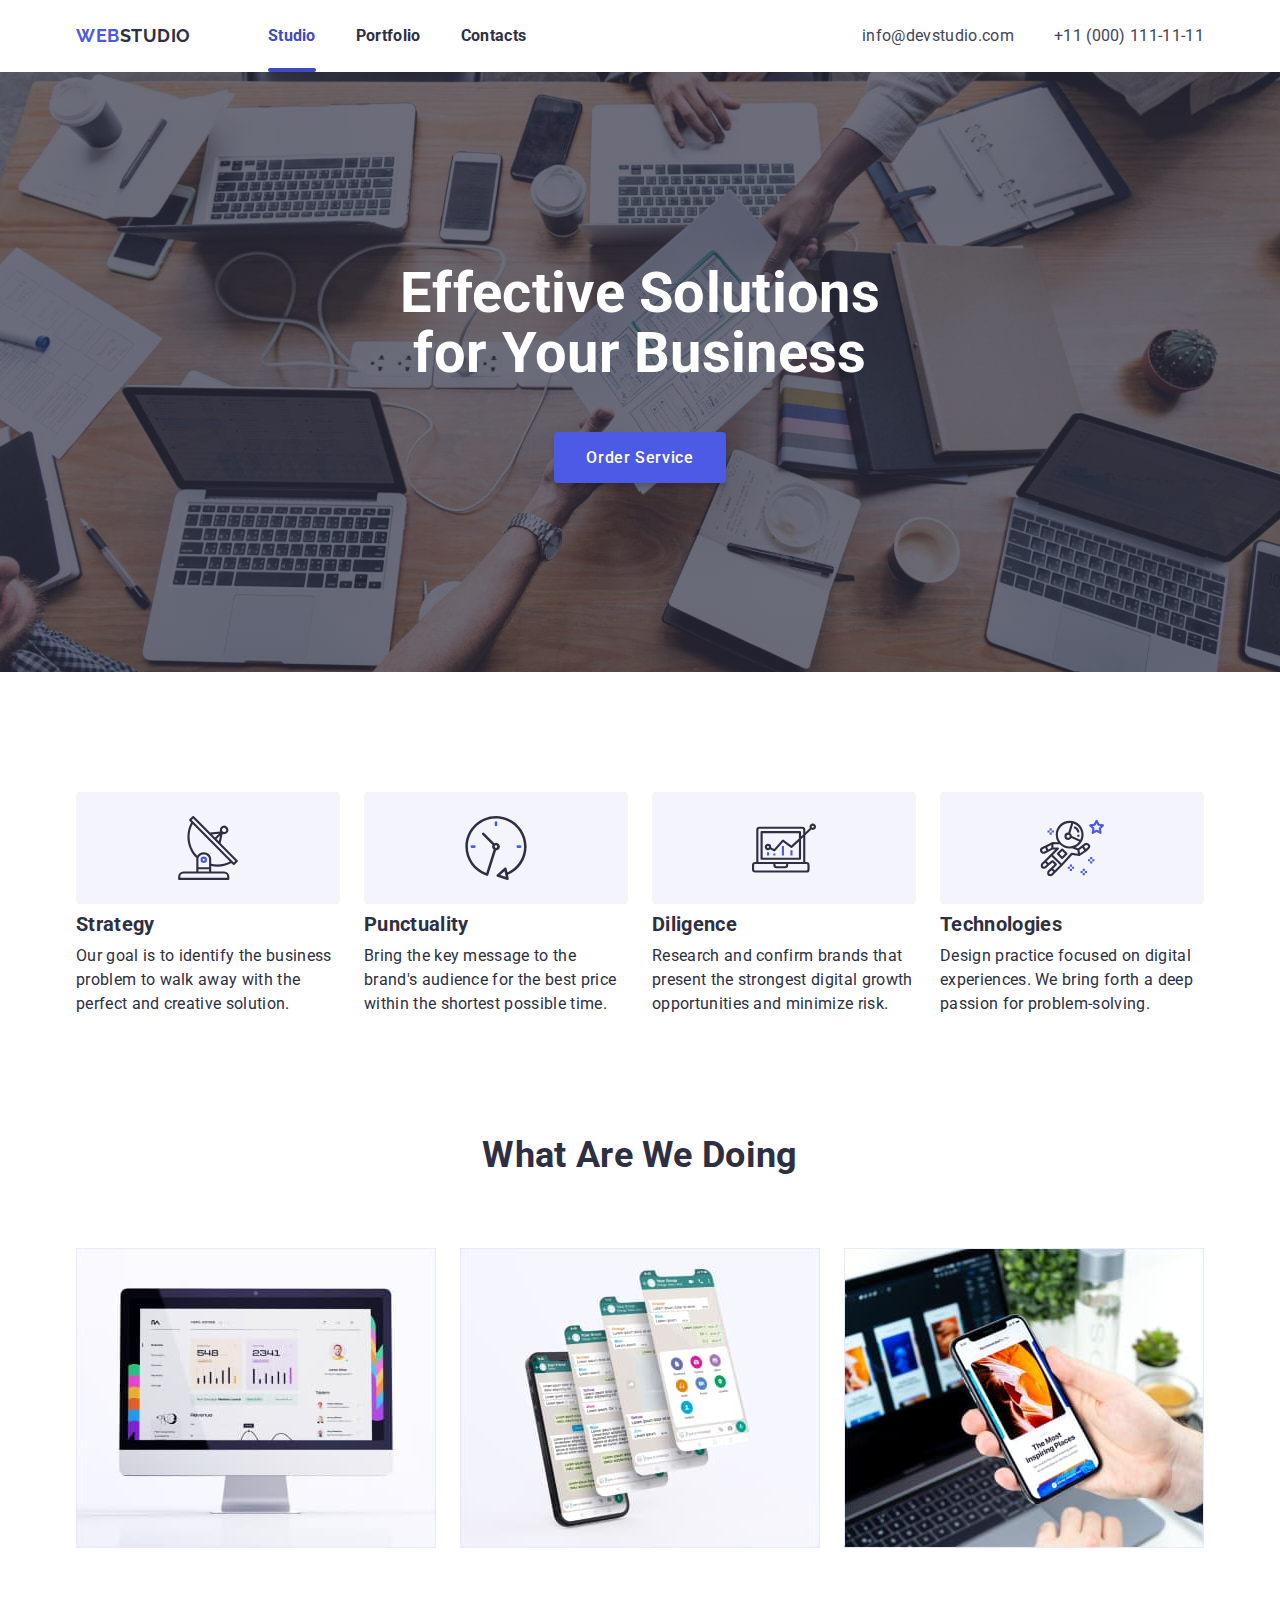
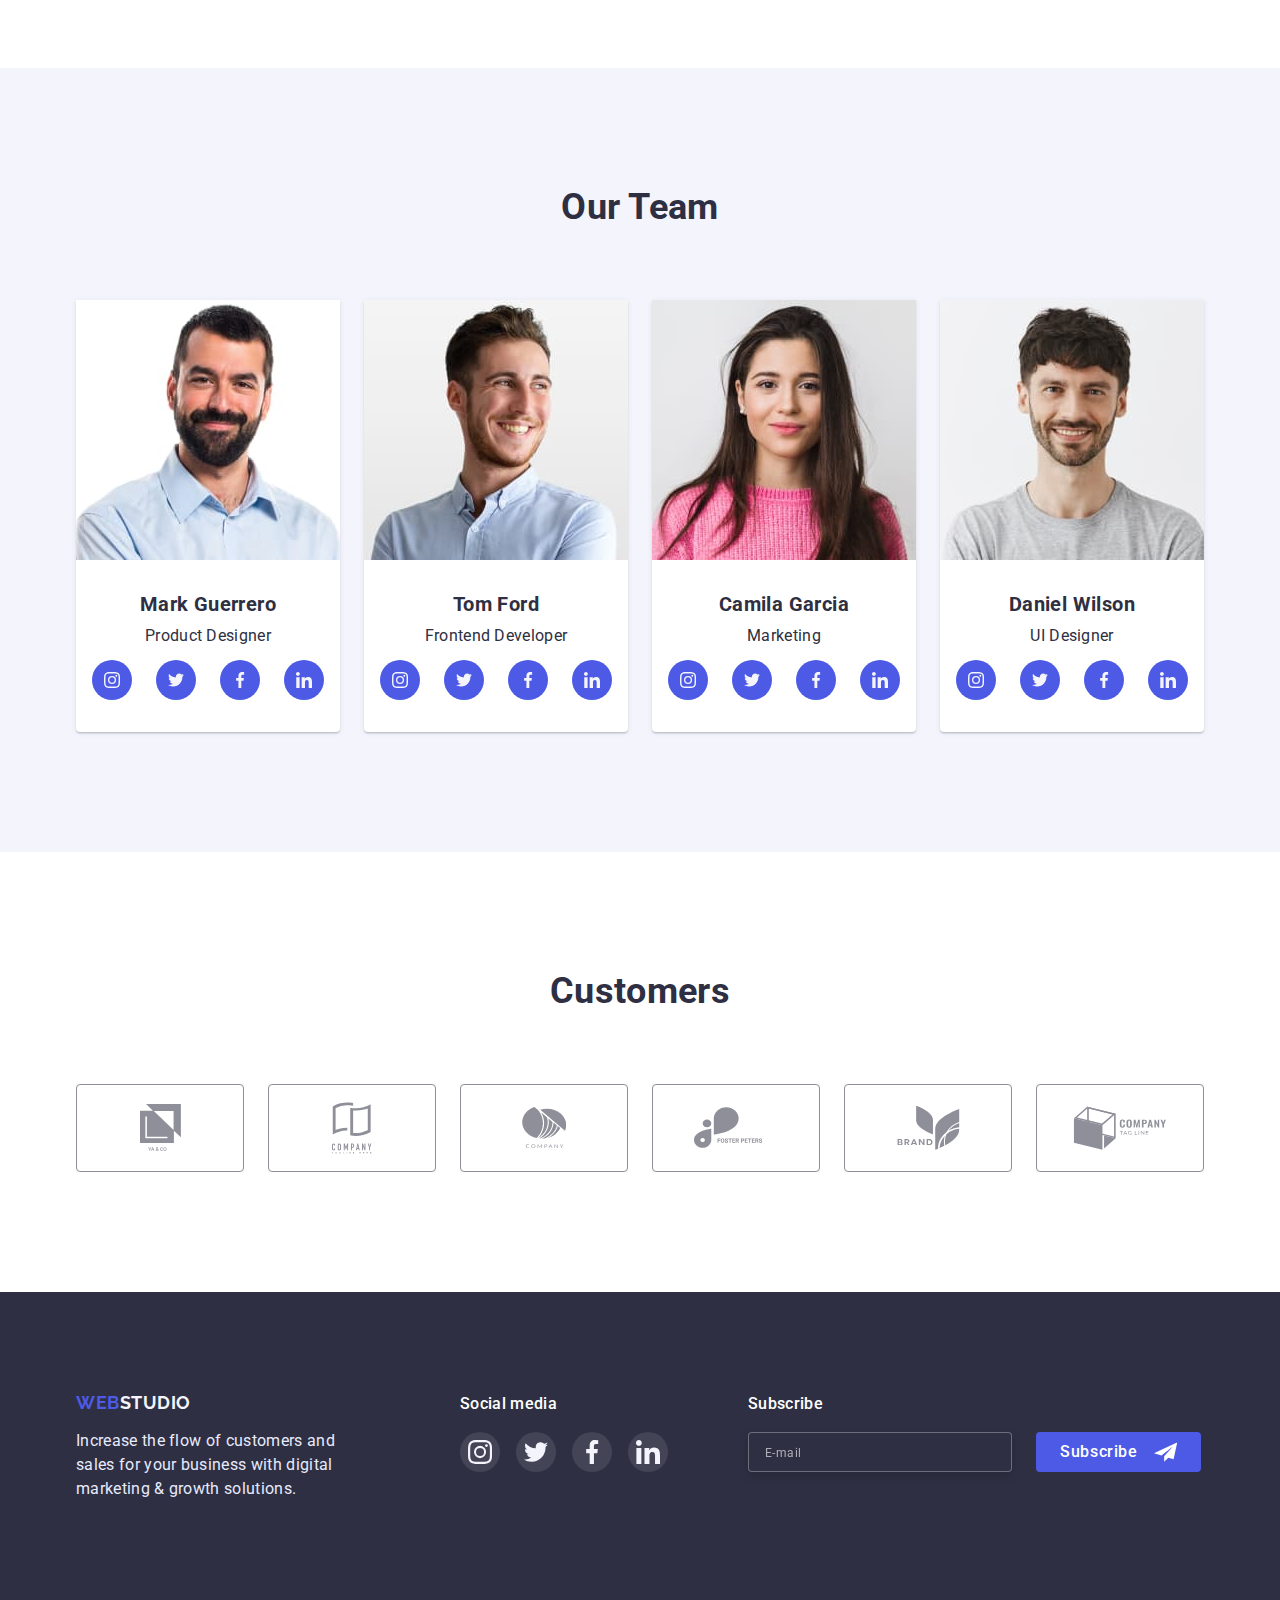
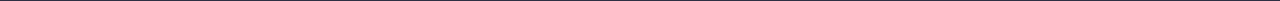
<file: index.html>
<!DOCTYPE html>
<html lang="en">
  <head>
    <meta charset="UTF-8" />
    <meta http-equiv="X-UA-Compatible" content="IE=edge" />
    <meta name="viewport" content="width=device-width, initial-scale=1.0" />
    <title>Document</title>

    <style>
      @import url('https://fonts.googleapis.com/css2?family=Raleway:wght@700&family=Roboto:wght@400;500;700;900&display=swap');
    </style>
    <link
      rel="stylesheet"
      href="https://cdnjs.cloudflare.com/ajax/libs/modern-normalize/1.0.0/modern-normalize.min.css"
    />

    <link rel="stylesheet" href="./css/style.css" />
  </head>
  <body>
    <header class="page-header">
      <div class="container main-nav">
        <nav class="main-nav">
          <a href="./index.html" class="logo"><span class="logo-web">Web</span>Studio</a>
          <ul class="site-nav list">
            <li class="item"><a href="./index.html" class="link current">Studio</a></li>
            <li class="item"><a href="./portfolio.html" class="link">Portfolio</a></li>
            <li class="item"><a href="" class="link">Contacts</a></li>
          </ul>
        </nav>
        <ul class="mail-tel list">
          <li class="item">
            <a href="mailto:info@devstudio.com" class="mail">info@devstudio.com</a>
          </li>
          <li class="item"><a href="tel:+110001111111" class="tel">+11 (000) 111-11-11</a></li>
        </ul>
      </div>
    </header>

    <main>
      <!-- Hero -->

      <section class="hero">
        <div class="container">
          <h1 class="hero-title">Effective Solutions for Your Business</h1>
          <button type="button" class="button" data-modal-open>Order Service</button>
        </div>
      </section>

      <!-- Benefits -->

      <section class="section">
        <div class="container">
          <h2 class="section-title visibility">Benefits</h2>
          <ul class="feature-list list">
            <li class="benefits-text-container">
              <div class="icon-container">
                <svg class="icon-benefits">
                  <use href="./images/icons.svg#icon-antenna-1"></use>
                </svg>
              </div>
              <h3 class="title">Strategy</h3>
              <p class="text">
                Our goal is to identify the business problem to walk away with the perfect and
                creative solution.
              </p>
            </li>
            <li class="benefits-text-container">
              <div class="icon-container">
                <svg class="icon-benefits">
                  <use href="./images/icons.svg#icon-clock-1"></use>
                </svg>
              </div>
              <h3 class="title">Punctuality</h3>
              <p class="text">
                Bring the key message to the brand's audience for the best price within the shortest
                possible time.
              </p>
            </li>
            <li class="benefits-text-container">
              <div class="icon-container">
                <svg class="icon-benefits">
                  <use href="./images/icons.svg#icon-diagram-1"></use>
                </svg>
              </div>
              <h3 class="title">Diligence</h3>
              <p class="text">
                Research and confirm brands that present the strongest digital growth opportunities
                and minimize risk.
              </p>
            </li>
            <li class="benefits-text-container">
              <div class="icon-container">
                <svg class="icon-benefits">
                  <use href="./images/icons.svg#icon-astronaut-1"></use>
                </svg>
              </div>
              <h3 class="title">Technologies</h3>
              <p class="text">
                Design practice focused on digital experiences. We bring forth a deep passion for
                problem-solving.
              </p>
            </li>
          </ul>
        </div>
      </section>

      <!-- Work -->

      <section class="section what-we-do">
        <div class="container">
          <h2 class="section-title">What are we doing</h2>
          <ul class="list work">
            <li class="title-img">
              <img src="images/what_are_we_doing/mac.jpg" alt="mac" width="360" />
            </li>
            <li class="title-img">
              <img src="images/what_are_we_doing/phone.jpg" alt="phone" width="360" />
            </li>
            <li class="title-img">
              <img src="images/what_are_we_doing/hand.jpg" alt="hand" width="360" />
            </li>
          </ul>
        </div>
      </section>

      <!-- Team -->

      <section class="section team">
        <div class="container">
          <h2 class="section-title">Our Team</h2>
          <ul class="list team">
            <li class="list-team">
              <img src="images/work_team/mark.jpg" alt="Mark Guerrero" width="264" />
              <div class="team-card-text">
                <h3 class="name-title">Mark Guerrero</h3>
                <p class="name-text">Product Designer</p>
                <ul class="sosial-list list">
                  <li class="social">
                    <a href="" class="social-links">
                      <svg class="team-icons">
                        <use href="./images/icons.svg#icon-instagram-2"></use>
                      </svg>
                    </a>
                  </li>
                  <li class="social">
                    <a href="" class="social-links">
                      <svg class="team-icons">
                        <use href="./images/icons.svg#icon-twitter-1"></use>
                      </svg>
                    </a>
                  </li>
                  <li class="social">
                    <a href="" class="social-links">
                      <svg class="team-icons">
                        <use href="./images/icons.svg#icon-facebook-1"></use>
                      </svg>
                    </a>
                  </li>
                  <li class="social">
                    <a href="" class="social-links">
                      <svg class="team-icons">
                        <use href="./images/icons.svg#icon-linkedin-1"></use>
                      </svg>
                    </a>
                  </li>
                </ul>
              </div>
            </li>
            <li class="list-team">
              <img src="images/work_team/tom.jpg" alt="Tom Ford" width="264" />
              <div class="team-card-text">
                <h3 class="name-title">Tom Ford</h3>
                <p class="name-text">Frontend Developer</p>
                <ul class="sosial-list list">
                  <li class="social">
                    <a href="" class="social-links">
                      <svg class="team-icons">
                        <use href="./images/icons.svg#icon-instagram-2"></use>
                      </svg>
                    </a>
                  </li>
                  <li class="social">
                    <a href="" class="social-links">
                      <svg class="team-icons">
                        <use href="./images/icons.svg#icon-twitter-1"></use>
                      </svg>
                    </a>
                  </li>
                  <li class="social">
                    <a href="" class="social-links">
                      <svg class="team-icons">
                        <use href="./images/icons.svg#icon-facebook-1"></use>
                      </svg>
                    </a>
                  </li>
                  <li class="social">
                    <a href="" class="social-links">
                      <svg class="team-icons">
                        <use href="./images/icons.svg#icon-linkedin-1"></use>
                      </svg>
                    </a>
                  </li>
                </ul>
              </div>
            </li>
            <li class="list-team">
              <img src="images/work_team/camila.jpg" alt="Camila Garcia" width="264" />
              <div class="team-card-text">
                <h3 class="name-title">Camila Garcia</h3>
                <p class="name-text">Marketing</p>
                <ul class="sosial-list list">
                  <li class="social">
                    <a href="" class="social-links">
                      <svg class="team-icons">
                        <use href="./images/icons.svg#icon-instagram-2"></use>
                      </svg>
                    </a>
                  </li>
                  <li class="social">
                    <a href="" class="social-links">
                      <svg class="team-icons">
                        <use href="./images/icons.svg#icon-twitter-1"></use>
                      </svg>
                    </a>
                  </li>
                  <li class="social">
                    <a href="" class="social-links">
                      <svg class="team-icons">
                        <use href="./images/icons.svg#icon-facebook-1"></use>
                      </svg>
                    </a>
                  </li>
                  <li class="social">
                    <a href="" class="social-links">
                      <svg class="team-icons">
                        <use href="./images/icons.svg#icon-linkedin-1"></use>
                      </svg>
                    </a>
                  </li>
                </ul>
              </div>
            </li>
            <li class="list-team">
              <img src="images/work_team/daniel.jpg" alt="Daniel Wilson" width="264" />
              <div class="team-card-text">
                <h3 class="name-title">Daniel Wilson</h3>
                <p class="name-text">UI Designer</p>
                <ul class="sosial-list list">
                  <li class="social">
                    <a href="" class="social-links">
                      <svg class="team-icons">
                        <use href="./images/icons.svg#icon-instagram-2"></use>
                      </svg>
                    </a>
                  </li>
                  <li class="social">
                    <a href="" class="social-links">
                      <svg class="team-icons">
                        <use href="./images/icons.svg#icon-twitter-1"></use>
                      </svg>
                    </a>
                  </li>
                  <li class="social">
                    <a href="" class="social-links">
                      <svg class="team-icons">
                        <use href="./images/icons.svg#icon-facebook-1"></use>
                      </svg>
                    </a>
                  </li>
                  <li class="social">
                    <a href="" class="social-links">
                      <svg class="team-icons">
                        <use href="./images/icons.svg#icon-linkedin-1"></use>
                      </svg>
                    </a>
                  </li>
                </ul>
              </div>
            </li>
          </ul>
        </div>
      </section>

      <!-- Customers -->

      <section class="section">
        <div class="container">
          <h2 class="section-title">Customers</h2>
          <ul class="action-customers list">
            <li class="clients-list">
              <a href="" class="client-link">
                <svg class="clients-icons" width="41" height="47">
                  <use href="./images/icons.svg#icon-client1"></use>
                </svg>
              </a>
            </li>
            <li class="clients-list">
              <a href="" class="client-link">
                <svg class="clients-icons" width="40" height="52">
                  <use href="./images/icons.svg#icon-client2"></use>
                </svg>
              </a>
            </li>
            <li class="clients-list">
              <a href="" class="client-link">
                <svg class="clients-icons" width="44" height="41">
                  <use href="./images/icons.svg#icon-client3"></use>
                </svg>
              </a>
            </li>
            <li class="clients-list">
              <a href="" class="client-link">
                <svg class="clients-icons" width="84" height="41">
                  <use href="./images/icons.svg#icon-client4"></use>
                </svg>
              </a>
            </li>
            <li class="clients-list">
              <a href="" class="client-link">
                <svg class="clients-icons" width="63" height="45">
                  <use href="./images/icons.svg#icon-client5"></use>
                </svg>
              </a>
            </li>
            <li class="clients-list">
              <a href="" class="client-link">
                <svg class="clients-icons" width="94" height="44">
                  <use href="./images/icons.svg#icon-client6"></use>
                </svg>
              </a>
            </li>
          </ul>
        </div>
      </section>
    </main>

    <footer class="end">
      <div class="container main-nav-end">
        <div class="end-container">
          <a href="./index.html" class="logo-end"><span class="logo-web-end">Web</span>Studio</a>
          <p class="end-text">
            Increase the flow of customers and sales for your business with digital marketing &
            growth solutions.
          </p>
        </div>
        <div class="social-container">
          <h3 class="title end-title">Social media</h3>
          <ul class="sosial-list-end list">
            <li class="social-end">
              <a href="" class="social-links-end">
                <svg class="team-icons-end">
                  <use href="./images/icons.svg#icon-instagram-2"></use>
                </svg>
              </a>
            </li>
            <li class="social-end">
              <a href="" class="social-links-end">
                <svg class="team-icons-end">
                  <use href="./images/icons.svg#icon-twitter-1"></use>
                </svg>
              </a>
            </li>
            <li class="social-end">
              <a href="" class="social-links-end">
                <svg class="team-icons-end">
                  <use href="./images/icons.svg#icon-facebook-1"></use>
                </svg>
              </a>
            </li>
            <li class="social-end">
              <a href="" class="social-links-end">
                <svg class="team-icons-end">
                  <use href="./images/icons.svg#icon-linkedin-1"></use>
                </svg>
              </a>
            </li>
          </ul>
        </div>
        <div class="subscribe-end">
          <form class="form-sub-end">
            <h3 class="title end-title">Subscribe</h3>
            <div class="subscribe-container">
              <input class="sub-input" type="email" name="email" placeholder="E-mail" />
              <button type="submit" class="sub-end-btn">Subscribe
                <svg width="24px" height="24px">
                  <use href="./images/icons.svg#icon-send-end"></use>
                </svg>
              </button>
            </div>
          </form>
        </div>
      </div>
    </footer>

    <!-- Modal -->

    <div class="backdrop is-hidden" data-modal>
      <div class="modal">
        <button type="button" class="modal-btn-x" data-modal-close>
          <svg class="icon-svg-x" width="8px" height="8px">
            <use href="./images/icons.svg#icon-close-btn"></use>
          </svg>
        </button>

        <p class="title form-title">Leave your contacts and we will call you back</p>

        <form class="form">
          <div class="form-field">
            <label for="name">Name</label>
            <svg class="form-svg person" width="18px" height="18px">
              <use href="./images/icons.svg#icon-person"></use>
            </svg>
            <input type="text" id="name" name="name" placeholder="" />
          </div>

          <div class="form-field">
            <label for="phone">Phone</label>

            <svg class="form-svg" width="18px" height="24px">
              <use href="./images/icons.svg#icon-phone"></use>
            </svg>

            <input type="tel" id="phone" name="phone" placeholder="" />
          </div>

          <div class="form-field">
            <label for="email">Email</label>
            <svg class="form-svg" width="18px" height="24px">
              <use href="./images/icons.svg#icon-email"></use>
            </svg>
            <input type="email" id="email" name="email" placeholder="" />
          </div>

          <div class="form-field text-area">
            <label for="comment">Comment</label>
            <textarea
              name="comment"
              id="comment"
              cols="30"
              rows="10"
              placeholder="Text input"
            ></textarea>
          </div>

          <label class="form-policy">

            <input
              class="checkbox"
              type="checkbox"
              name="Policy"
              id="Policy"
              value="I accept the terms and conditions of the Privacy Policy"
            />

            <span class="icon-clik">

              <svg class="icon-clik-svg" width="16px" height="16px">
                <use href="./images/icons.svg#icon-click"></use>
              </svg>

            </span>

            I accept the terms and conditions of the  <a href="" class="link-policy"> Privacy Policy</a>
          </label>

          <button type="submit" class="form-send-btn">Send</button>

        </form>

        
      </div>
    </div>
    <script src="./modal.js"></script>
  </body>
</html>
</file>
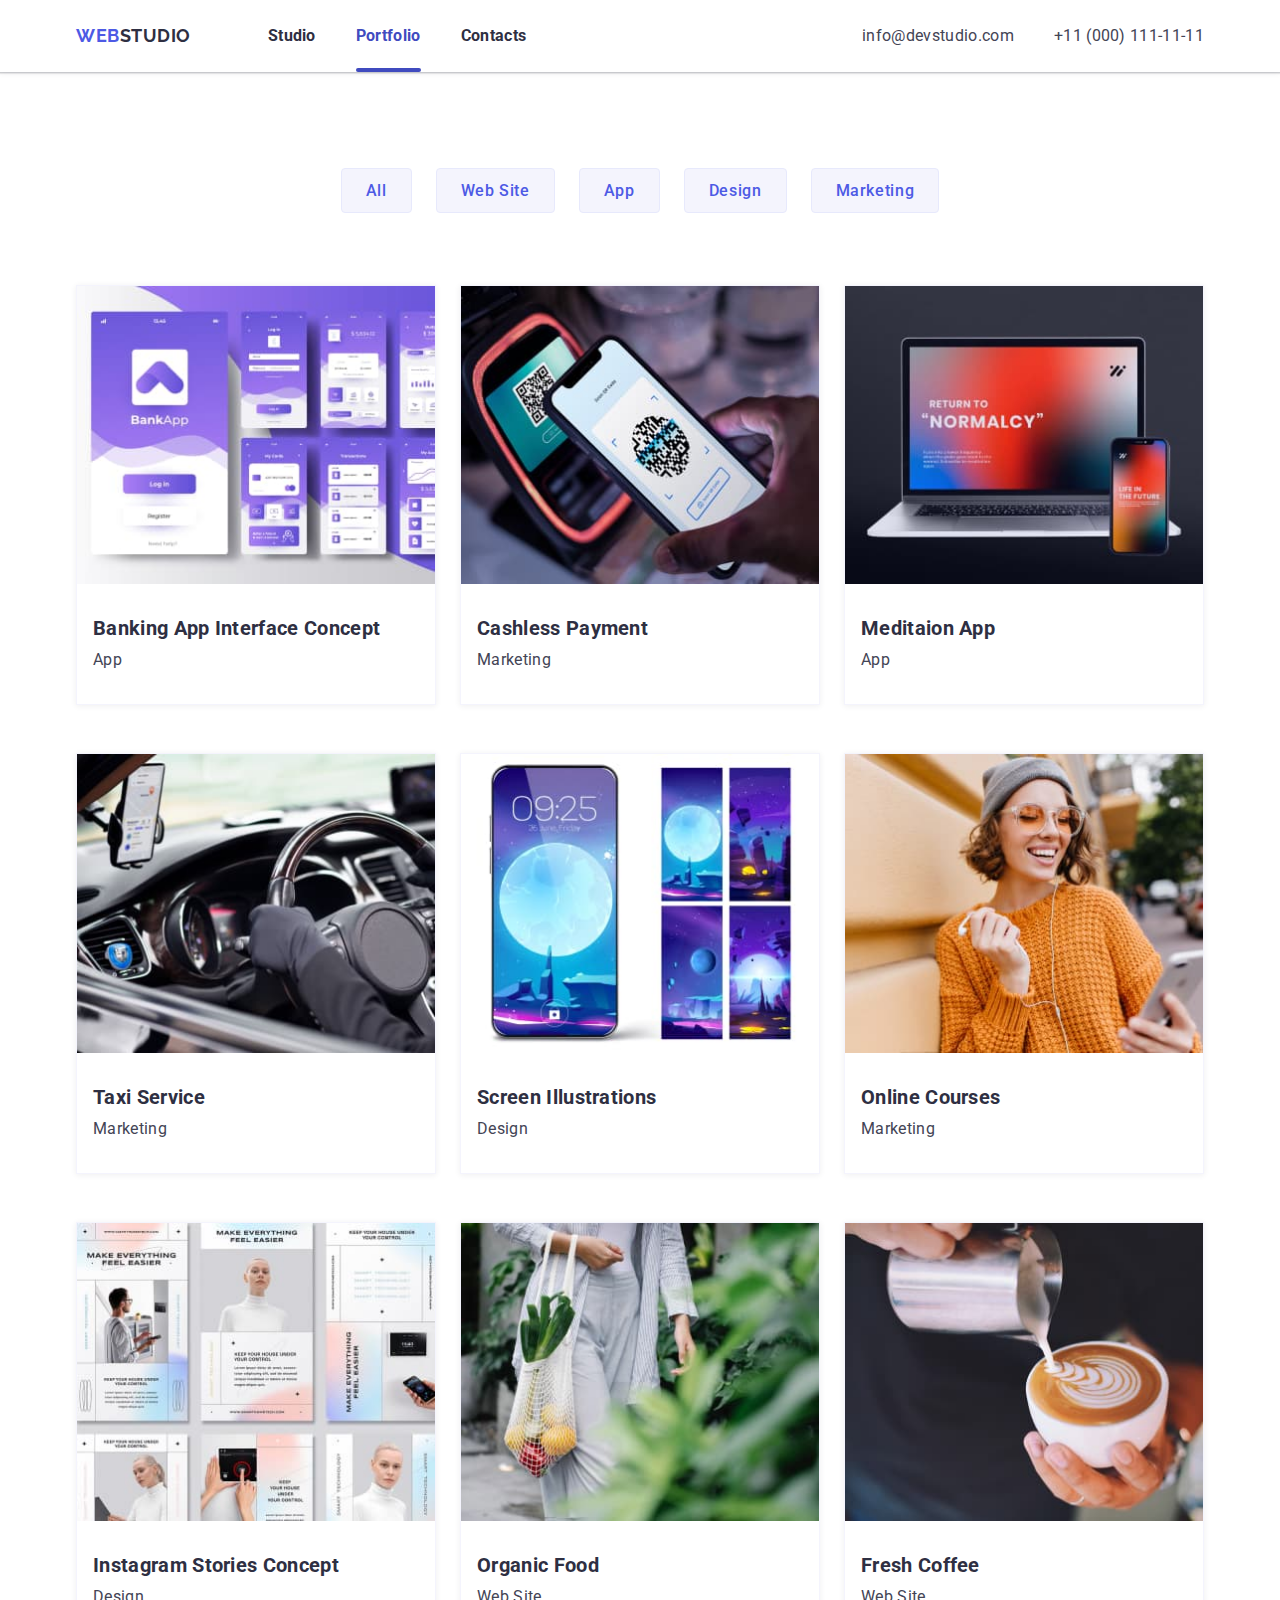
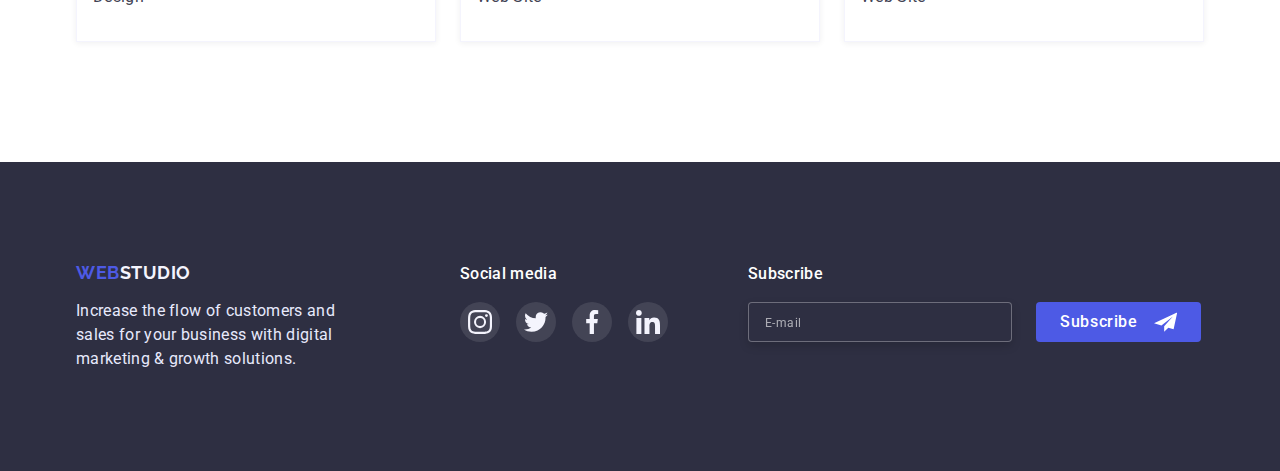
<file: portfolio.html>
<!DOCTYPE html>
<html lang="en">
  <head>
    <meta charset="UTF-8" />
    <meta http-equiv="X-UA-Compatible" content="IE=edge" />
    <meta name="viewport" content="width=, initial-scale=1.0" />
    <title>Document</title>

    <style>
      @import url('https://fonts.googleapis.com/css2?family=Raleway:wght@700&family=Roboto:wght@400;500;700;900&display=swap');
    </style>
    <link
      rel="stylesheet"
      href="https://cdnjs.cloudflare.com/ajax/libs/modern-normalize/1.0.0/modern-normalize.min.css"
    />

    <link rel="stylesheet" href="./css/style.css" />
  </head>
  <body>
    <header class="page-header">
      <div class="container main-nav">
        <nav class="main-nav">
          <a href="./index.html" class="logo"><span class="logo-web">Web</span>Studio</a>
          <ul class="site-nav list">
            <li class="item"><a href="./index.html" class="link">Studio</a></li>
            <li class="item"><a href="./portfolio.html" class="link current">Portfolio</a></li>
            <li class="item"><a href="" class="link">Contacts</a></li>
          </ul>
        </nav>
        <ul class="mail-tel list">
          <li class="item">
            <a href="mailto:info@devstudio.com" class="mail">info@devstudio.com</a>
          </li>
          <li class="item"><a href="tel:+110001111111" class="tel">+11 (000) 111-11-11</a></li>
        </ul>
      </div>
    </header>

    <main>
      <section class="section portfolio">
        <div class="container">
          <h1 class="portfolio-title visibility">Portfolio</h1>
          <ul class="sorting list">
            <li class="sorting-btn"><button type="button" class="button-portfolio">All</button></li>
            <li class="sorting-btn">
              <button type="button" class="button-portfolio">Web Site</button>
            </li>
            <li class="sorting-btn"><button type="button" class="button-portfolio">App</button></li>
            <li class="sorting-btn">
              <button type="button" class="button-portfolio">Design</button>
            </li>
            <li class="sorting-btn">
              <button type="button" class="button-portfolio">Marketing</button>
            </li>
          </ul>
          <ul class="cards list">
            <li class="list-border">
              <a href="" class="cards-link">
                <div class="container-img">
                  <img src="./images/portfolio/1.jpg" alt="Banking App" width="360" />
                  <div class="cards-text-actions">
                    <p class="cards-text">
                      14 Stylish and User-Friendly App Design Concepts · Task Manager App · Calorie
                      Tracker App · Exotic Fruit Ecommerce App · Cloud Storage App
                    </p>
                  </div>
                </div>

                <div class="cards-text-conteiner">
                  <h2 class="cards-title">Banking App Interface Concept</h2>
                  <p class="sorting-text">App</p>
                </div>
              </a>
            </li>

            <li class="list-border">
              <a href="" class="cards-link">
                <div class="container-img">
                  <img src="./images/portfolio/2.jpg" alt="Cashless Payment" width="360" />
                  <div class="cards-text-actions">
                    <p class="cards-text">
                      14 Stylish and User-Friendly App Design Concepts · Task Manager App · Calorie
                      Tracker App · Exotic Fruit Ecommerce App · Cloud Storage App
                    </p>
                  </div>
                </div>

                <div class="cards-text-conteiner">
                  <h2 class="cards-title">Cashless Payment</h2>
                  <p class="sorting-text">Marketing</p>
                </div>
              </a>
            </li>

            <li class="list-border">
              <a href="" class="cards-link">
                <div class="container-img">
                  <img src="./images/portfolio/3.jpg" alt="Meditaion App" width="360" />
                  <div class="cards-text-actions">
                    <p class="cards-text">
                      14 Stylish and User-Friendly App Design Concepts · Task Manager App · Calorie
                      Tracker App · Exotic Fruit Ecommerce App · Cloud Storage App
                    </p>
                  </div>
                </div>

                <div class="cards-text-conteiner">
                  <h2 class="cards-title">Meditaion App</h2>
                  <p class="sorting-text">App</p>
                </div>
              </a>
            </li>

            <li class="list-border">
              <a href="" class="cards-link">
                <div class="container-img">
                  <img src="./images/portfolio/4.jpg" alt="Taxi Service" width="360" />
                  <div class="cards-text-actions">
                    <p class="cards-text">
                      14 Stylish and User-Friendly App Design Concepts · Task Manager App · Calorie
                      Tracker App · Exotic Fruit Ecommerce App · Cloud Storage App
                    </p>
                  </div>
                </div>

                <div class="cards-text-conteiner">
                  <h2 class="cards-title">Taxi Service</h2>
                  <p class="sorting-text">Marketing</p>
                </div>
              </a>
            </li>

            <li class="list-border">
              <a href="" class="cards-link">
                <div class="container-img">
                  <img src="./images/portfolio/5.jpg" alt="Screen Illustrations" width="360" />
                  <div class="cards-text-actions">
                    <p class="cards-text">
                      14 Stylish and User-Friendly App Design Concepts · Task Manager App · Calorie
                      Tracker App · Exotic Fruit Ecommerce App · Cloud Storage App
                    </p>
                  </div>
                </div>

                <div class="cards-text-conteiner">
                  <h2 class="cards-title">Screen Illustrations</h2>
                  <p class="sorting-text">Design</p>
                </div>
              </a>
            </li>

            <li class="list-border">
              <a href="" class="cards-link">
                <div class="container-img">
                  <img src="./images/portfolio/6.jpg" alt="Online Courses" width="360" />
                  <div class="cards-text-actions">
                    <p class="cards-text">
                      14 Stylish and User-Friendly App Design Concepts · Task Manager App · Calorie
                      Tracker App · Exotic Fruit Ecommerce App · Cloud Storage App
                    </p>
                  </div>
                </div>

                <div class="cards-text-conteiner">
                  <h2 class="cards-title">Online Courses</h2>
                  <p class="sorting-text">Marketing</p>
                </div>
              </a>
            </li>

            <li class="list-border">
              <a href="" class="cards-link">
                <div class="container-img">
                  <img src="./images/portfolio/7.jpg" alt="Instagram Stories Concept" width="360" />
                  <div class="cards-text-actions">
                    <p class="cards-text">
                      14 Stylish and User-Friendly App Design Concepts · Task Manager App · Calorie
                      Tracker App · Exotic Fruit Ecommerce App · Cloud Storage App
                    </p>
                  </div>
                </div>

                <div class="cards-text-conteiner">
                  <h2 class="cards-title">Instagram Stories Concept</h2>
                  <p class="sorting-text">Design</p>
                </div>
              </a>
            </li>

            <li class="list-border">
              <a href="" class="cards-link">
                <div class="container-img">
                  <img src="./images/portfolio/8.jpg" alt="Organic Food" width="360" />
                  <div class="cards-text-actions">
                    <p class="cards-text">
                      14 Stylish and User-Friendly App Design Concepts · Task Manager App · Calorie
                      Tracker App · Exotic Fruit Ecommerce App · Cloud Storage App
                    </p>
                  </div>
                </div>

                <div class="cards-text-conteiner">
                  <h2 class="cards-title">Organic Food</h2>
                  <p class="sorting-text">Web Site</p>
                </div>
              </a>
            </li>

            <li class="list-border">
              <a href="" class="cards-link">
                <div class="container-img">
                  <img src="./images/portfolio//9.jpg" alt="Fresh Coffee" width="360" />
                  <div class="cards-text-actions">
                    <p class="cards-text">
                      14 Stylish and User-Friendly App Design Concepts · Task Manager App · Calorie
                      Tracker App · Exotic Fruit Ecommerce App · Cloud Storage App
                    </p>
                  </div>
                </div>

                <div class="cards-text-conteiner">
                  <h2 class="cards-title">Fresh Coffee</h2>
                  <p class="sorting-text">Web Site</p>
                </div>
              </a>
            </li>
          </ul>
        </div>
      </section>
    </main>

    <footer class="end">
      <div class="container main-nav-end">
        <div class="end-container">
          <a href="./index.html" class="logo-end"><span class="logo-web-end">Web</span>Studio</a>
          <p class="end-text">
            Increase the flow of customers and sales for your business with digital marketing &
            growth solutions.
          </p>
        </div>
        <div class="social-container">
          <h3 class="title end-title">Social media</h3>
          <ul class="sosial-list-end list">
            <li class="social-end">
              <a href="" class="social-links-end">
                <svg class="team-icons-end">
                  <use href="./images/icons.svg#icon-instagram-2"></use>
                </svg>
              </a>
            </li>
            <li class="social-end">
              <a href="" class="social-links-end">
                <svg class="team-icons-end">
                  <use href="./images/icons.svg#icon-twitter-1"></use>
                </svg>
              </a>
            </li>
            <li class="social-end">
              <a href="" class="social-links-end">
                <svg class="team-icons-end">
                  <use href="./images/icons.svg#icon-facebook-1"></use>
                </svg>
              </a>
            </li>
            <li class="social-end">
              <a href="" class="social-links-end">
                <svg class="team-icons-end">
                  <use href="./images/icons.svg#icon-linkedin-1"></use>
                </svg>
              </a>
            </li>
          </ul>
        </div>
        <div class="subscribe-end">
          <form class="form-sub-end" action="">
            <h3 class="title end-title">Subscribe</h3>
            <div class="subscribe-container">
              <input class="sub-input" type="email" id="" name="email" placeholder="E-mail" />
              <button type="submit" class="sub-end-btn">Subscribe
                <svg width="24px" height="24px">
                  <use href="./images/icons.svg#icon-send-end"></use>
                </svg>
              </button>
            </div>
          </form>
        </div>
      </div>
    </footer>
  </body>
</html>
</file>
<file: css/style.css>
:root {
  --primary-text-color: #434455;
  --title-text-color: #2e2f42;
  --accent-color: #404BBF;
  --hero-text-color: #ffffff;
  --light-background-color: #f4f4fd;
  --corn-text-color: #e7e9fc;
  --card-set-gap-left: 24px;
  --card-set-gap-top: 48px;
  --time-animation: 250ms;
  --cubic-bezier: cubic-bezier(0.4, 0, 0.2, 1);
  --color-background-iris: #4d5ae5;
}


body {
  margin: 0;
  background-color: #ffffff;
  color: var(--primary-text-color);

  font-family: Roboto, sans-serif;
  letter-spacing: 0.02em;
}



a, h1, h2, h3, h4, h5, h6, p, ul {
  margin-top: 0;
  margin-bottom: 0;
}

a {
  text-decoration: none;
}

img {
  display: block;
  max-width: 100%;
  height: auto;
} 

.visibility {
  display: none;
}

.list {
  padding: 0;
  margin: 0;
  list-style: none;
}

/* Logo */

.logo {
  color: var(--title-text-color);
  font-family: Raleway, sans-serif;

  font-weight: 700;
  font-size: 18px;
  line-height: 1.33;
  letter-spacing: 0.03em;
  text-transform: uppercase;
  text-decoration: none;
}

.logo-web {
  color: var(--color-background-iris);
}

/* Site nav */

.page-header {
box-shadow: 0px 2px 1px rgba(46, 47, 66, 0.08), 0px 1px 1px rgba(46, 47, 66, 0.16), 0px 1px 6px rgba(46, 47, 66, 0.08);
}

.site-nav {
  display: flex;
  margin-left: 77px;
  
}

.site-nav .item + .item {
  margin-left: 40px;
}

.site-nav .link {
  display: block;
  padding-top: 24px;
  padding-bottom: 24px;

  color: var(--title-text-color);
  font-weight: 700;
  font-size: 16px;
  line-height: 1.5;
  text-decoration: none;

  transition: color var(--time-animation) var(--cubic-bezier);
}





.site-nav .link:hover,
.site-nav .link:focus {
  color: var(--accent-color);
}

.site-nav .link.current {
  color: var(--accent-color);
}

.site-nav .link.current::after {
  content: "";

  position: absolute;
  left: 0;
  bottom: 0;
  color: var(--accent-color);

  
  width: 100%;
  height: 4px;
  background-color: var(--accent-color);
  border-radius: 2px;
  opacity: 1;
  transition: opacity var(--time-animation) var(--cubic-bezier);
}



.site-nav .link:active {
  color: var(--accent-color);
}



.item {
  position: relative;
}

.link::after {
  content: "";

  position: absolute;
  left: 0;
  bottom: 0;
  color: var(--accent-color);

  
  width: 100%;
  height: 4px;
  background-color: var(--accent-color);
  border-radius: 2px;
  opacity: 0;
  transition: opacity var(--time-animation) var(--cubic-bezier);
}


/* Contacts */

.mail-tel {
  display: flex;
  margin-left: auto;

  transition: color var(--time-animation) var(--cubic-bezier);
}

.mail-tel .item + .item {
  margin-left: 40px;
}

.mail-tel,
.mail,
.tel {
  color: var(--primary-text-color);
  font-size: 16px;
  line-height: 1.5;
  text-decoration: none;
  transition: color var(--time-animation) var(--cubic-bezier);
}

.mail-tel:hover,
.mail:hover,
.tel:hover,
.mail-tel:focus,
.mail:focus,
.tel:focus {
  color: var(--accent-color);
}

.main-nav {
  display: flex;
  align-items: center;
}

/* Hero */

.hero {
  padding-top: 192px;
  padding-bottom: 192px;
  max-width: 1440px;
  background: var(--title-text-color);
  background-image: linear-gradient(to right,
  rgba(46, 47, 66, 0.7),
  rgba(46, 47, 66, 0.7)), url(../images/bgimg/people-office.jpg);
  background-repeat: no-repeat;
  background-position: center;
  background-size: cover;
  height: 600px;
  text-align: center;
  margin-left: auto;
  margin-right: auto;
}

.hero-title {
  width: 492px;
  color: var(--hero-text-color);
  font-weight: 700;
  font-size: 56px;
  line-height: 1.07;
  margin-left: auto;
  margin-right: auto;
  margin-top: 0;
  margin-bottom: 48px;

  
}



.button {
  display: inline-block;
  min-width: 170px;
  color: var(--hero-text-color);
  background: var(--color-background-iris);
  box-shadow: 0px 4px 4px rgba(0, 0, 0, 0.15);
  border-radius: 4px;
  font-family: inherit;
  font-weight: 500;
  font-size: 16px;
  line-height: 1.19;
  align-items: center;
  letter-spacing: 0.04em;
  cursor: pointer;
  padding: 16px 32px;
  text-align: center;
  border-width: 0px;

  transition: box-shadow  var(--time-animation) var(--cubic-bezier), 
  background-color  var(--time-animation) var(--cubic-bezier);
  
  
}

.button:hover,
.button:focus {
background-color: var(--accent-color);
box-shadow: 0px 4px 4px rgba(0, 0, 0, 0.15);
border-radius: 4px;
}

/* .button:active {
  background: #404BBF;
box-shadow: 0px 4px 4px rgba(0, 0, 0, 0.15);
border-radius: 4px;
} */

/* Benefits */

.section-title {
  color: var(--title-text-color);
  font-weight: 700;
  font-size: 36px;
  line-height: 1.11;
  text-align: center;
  text-transform: capitalize;
  margin-top: 0;
  margin-bottom: 72px;
}

.feature-list {
  display: flex;
}

.feature-list .benefits-text-container + .benefits-text-container {
  margin-left: 24px;
}

/* .benefits-text-container::before {
  display: block;
  content: "";
  height: 112px;
  background-color: var(--light-background-color);
  border-radius: 4px;
  background-size: 64px;
  background-repeat: no-repeat;
  background-position: center;
  margin-bottom: 8px;
  
} */

.icon-container {
  display: flex;
  justify-content: center;
  align-items: center;
  
  height: 112px;
  background-color: var(--light-background-color);
  border-radius: 4px;
  margin-bottom: 8px;

}

.icon-benefits {
   height: 64px;
   width: 64px;
     
}



.feature-list,
title {
  color: var(--title-text-color);
}



.title {
  font-weight: 700;
  font-size: 20px;
  line-height: 1.2;
  margin-top: 0;
  margin-bottom: 8px;
}

.text {
  font-size: 16px;
  line-height: 1.5;
  margin-top: 0;
  margin-bottom: 0;
}

.work {
  display: flex;
}

.work .title-img + .title-img {
  margin-left: 24px;
}

/* team */

.team {
  display: flex;
}

.team-card-text {
  padding: 32px 16px;
}

.team .list-team + .list-team {
  margin-left: 24px;
}

.name-title {
  color: var(--title-text-color);
  font-weight: 700;
  font-size: 20px;
  line-height: 1.2;
  letter-spacing: 0.02em;
  margin-top: 0;
  margin-bottom: 8px;
}

.name-text {
  color: var(--title-text-color);
  font-size: 16px;
  line-height: 1.5;
  margin-top: 0;
  margin-bottom: 12px;
}

/* Team social icons */

.sosial-list {
display: flex;
}


.sosial-list .social + .social {
  margin-left: var(--card-set-gap-left);
}


.social-links {
  display: flex;
  justify-content: center;
  align-items: center;
  background-color: var(--color-background-iris);
  width: 40px;
  height: 40px;
  border-radius: 50%; 
    
}

.social-links:hover,
.social-links:focus {
  background-color: var(--accent-color);
}

.team-icons {
  width: 16px;
  height: 16px;
}





/* Customers */

.action-customers {
  display: flex;
}



.action-customers .clients-list + .clients-list {
  margin-left: 24px;
}

.client-link {
  display: flex;
  justify-content: center;
  align-items: center;
  width: 168px;
  height: 88px;
  border: 1px solid #8E8F99;
  border-radius: 4px;

  transition: border var(--time-animation) var(--cubic-bezier);
  
  
}

.clients-icons {
  fill: #8E8F99;

  transition: fill  var(--time-animation) var(--cubic-bezier);
  }



.client-link:hover,
.client-link:focus {
 border: 1px solid var(--accent-color);
  }

.client-link:hover .clients-icons, 
.client-link:focus .clients-icons {
  /* border: 1px solid var(--accent-color); */
 fill: var(--accent-color);
}





/* portfolio */

.portfolio-title {
  margin-top: 0;
  margin-bottom: 0;
}

.button-portfolio {
  display: inline-block;
  padding: 12px 24px;
  color: var(--color-background-iris);
  background: var(--light-background-color);
  border: 1px solid #e7e9fc;
  border-radius: 4px;
  font-family: inherit;
  font-weight: 500;
  font-size: 16px;
  line-height: 1.19;
  align-items: center;
  letter-spacing: 0.04em;
  cursor: pointer;
  text-align: center;
  min-width: 69px;

  transition: color var(--time-animation) var(--cubic-bezier), 
  background-color var(--time-animation) var(--cubic-bezier), 
  box-shadow var(--time-animation) var(--cubic-bezier), 
  border-radius var(--time-animation) var(--cubic-bezier), 
  border var(--time-animation) var(--cubic-bezier);
}

.button-portfolio:hover,
.button-portfolio:focus {
  color: var(--hero-text-color);
  background-color: var(--accent-color);
  box-shadow: 0px 3px 1px rgba(0, 0, 0, 0.1), 0px 2px 1px rgba(0, 0, 0, 0.08),
    0px 2px 2px rgba(0, 0, 0, 0.12);
  border-radius: 4px;
  border: 1px solid var(--accent-color);
}

.sorting {
  display: flex;
  justify-content: center;
  margin-bottom: 72px;
}

.sorting .sorting-btn + .sorting-btn {
  margin-left: 24px;
}

.cards {
  padding: 0;
  margin: 0;
  display: flex;
  flex-wrap: wrap;
  

  margin-left: calc(-1 * var(--card-set-gap-left));
  margin-top: calc(-1 * var(--card-set-gap-top));
  
}



.cards-link {
  margin-top: 0;
  margin-bottom: 0;
  text-decoration: none;

  
  
}

.container-img {
  position: relative;
  overflow: hidden;

}

.container-img::before {
  position: absolute;
  content: "";
  top: 0;
  left: 0;
  width: 100%;
  height: 100%;
  background: var(--color-background-iris);
  opacity: 0;
  

  transform: translateY(100%);

  transition: transform var(--time-animation) var(--cubic-bezier), 
  opacity var(--time-animation) var(--cubic-bezier);

}

.cards-link:hover .container-img::before,
.cards-link:focus .container-img::before {
  opacity: 0.9;
  transform: translateY(0);
  
}

.cards-text-actions {
  position: absolute;
  top: 0;
  left: 0;
  /* width: 100%;
  height: 100%;
  background: var(--accent-color); */
  opacity: 0;
  transform: translateY(100%);
  

  transition: transform var(--time-animation) var(--cubic-bezier), 
  opacity var(--time-animation) var(--cubic-bezier);

  
  
  
}

.cards-link:hover .cards-text-actions,
.cards-link:focus .cards-text-actions {
  opacity: 1;
  transform: translateY(0);
}

.cards-text {
  
  color: var(--light-background-color);
  font-size: 16px;
  line-height: 1.5;
  letter-spacing: 0.02em;
  padding-top: 40px;
  padding-left: 32px;
  padding-right: 32px;
  
  margin-bottom: 0;
}



.cards > .list-border {
  flex-basis: calc(100% / 3 - var(--card-set-gap-left));

  margin-left: var(--card-set-gap-left);
  margin-top: var(--card-set-gap-top);
  
}

.list-border {
  border: 0.5px solid #F4F4FD;
box-shadow: 0px 1px 6px rgba(46, 47, 66, 0.08);

transition: border var(--time-animation) var(--cubic-bezier), 
box-shadow var(--time-animation) var(--cubic-bezier);
}

.list-border:hover,
.list-border:focus {
  border: 0.5px solid #F4F4FD;
box-shadow: 0px 1px 6px rgba(46, 47, 66, 0.08), 0px 1px 1px rgba(46, 47, 66, 0.16), 0px 2px 1px rgba(46, 47, 66, 0.08);
}





/* .list-border:nth-child(3n) {
  margin-right: 0;
}

.list-border:nth-last-child(-n+3) {
  margin-bottom: 0;
} */

.cards-title {
  color: var(--title-text-color);
  font-weight: 700;
  font-size: 20px;
  line-height: 1.2;
  margin-bottom: 8px;
}



.sorting-text {
  color: var(--primary-text-color);
  font-size: 16px;
  line-height: 1.5;
 
}

.cards-text-conteiner {
  padding: 32px 16px;
}

/* footter */

.end {
  background: var(--title-text-color);
  padding-top: 100px;
  padding-bottom: 100px;
}

.logo-end {
  color: var(--light-background-color);
  font-family: 'Raleway';

  font-weight: 700;
  font-size: 18px;
  line-height: 1.17;

  align-items: center;
  letter-spacing: 0.03em;
  text-transform: uppercase;
  text-decoration: none;
}

.logo-web-end {
  color: var(--color-background-iris);
}



.end-text {
  color: var(--corn-text-color);
  width: 264px;
  font-size: 16px;
  line-height: 1.5;
  margin-top: 16px;
  margin-bottom: 0;
}

.end-title {
  color: var(--hero-text-color);
  font-weight: 500;
  font-size: 16px;
  line-height: 24px;
  margin-bottom: 16px;
}

.sosial-list-end {
display: flex;
}


.sosial-list-end .social-end + .social-end {
  margin-left: 16px;
}


.social-links-end {
  display: flex;
  justify-content: center;
  align-items: center;
  background: rgba(255, 255, 255, 0.1);
  width: 40px;
  height: 40px;
  border-radius: 50%; 

  transition: background-color  var(--time-animation) var(--cubic-bezier);
    
}

.social-links-end:hover, 
.social-links-end:focus {
  background-color: #31D0AA;;
}



.subscribe-end {
  display: block;
  margin-left: 80px;
}
.form-sub-end {
}
.sub-input {
  Width: 264px;
  Height: 40px;

  background-color: #2e2f42;

  border: 1px solid rgba(255, 255, 255, 0.3);
  filter: drop-shadow(0px 4px 4px rgba(0, 0, 0, 0.15));
  border-radius: 4px;

  padding: 8px 16px;
  align-items: center;
  display: flex;

  color: var(--corn-text-color);
  
}

.sub-input::placeholder {

  
  font-weight: 400;
  font-size: 12px;
  line-height: 2;

 letter-spacing: 0.04em;

color: rgba(255, 255, 255, 0.6);

}




.sub-input:focus-visible {
  border: 1px solid var(--color-background-iris);
  filter: drop-shadow(0px 4px 4px rgba(0, 0, 0, 0.15));
  border-radius: 4px;
  

}

.subscribe-container {
display: flex;
}



.sub-end-btn {
  display: flex;
flex-direction: row;
justify-content: center;
align-items: center;
font-family: inherit;
padding: 8px 24px;
gap: 16px;

margin-left: 24px;

width: 165px;
height: 40px;

background: var(--color-background-iris);
border-radius: 4px;

font-weight: 500;
font-size: 16px;
line-height: 1.5;


display: flex;
align-items: center;
text-align: center;
letter-spacing: 0.04em;

color: var(--hero-text-color);
cursor: pointer;
padding: 8px 24px;

text-align: center;
  border-width: 0px;

  transition: box-shadow  var(--time-animation) var(--cubic-bezier), 
  background-color  var(--time-animation) var(--cubic-bezier);
  
  
}






.sub-end-btn:hover,
.sub-end-btn:focus {
background-color: var(--accent-color);
box-shadow: 0px 4px 4px rgba(0, 0, 0, 0.15);
border-radius: 4px;
}

.team-icons-end {
  width: 24px;
  height: 24px;
}

.social-container {
  display: block;
  margin-left: 120px;
  
}

.main-nav-end {
  display: flex;
}

.container {
  margin-left: auto;
  margin-right: auto;
  padding-left: 15px;
  padding-right: 15px;
  width: 1158px;
 
}

.section {
  padding-top: 120px;
  padding-bottom: 120px;
}

.section.team {
  background-color: var(--light-background-color);
}



.list-team {
  background-color: var(--hero-text-color);
  width: 264px;
  box-shadow: 0px 1px 6px rgba(46, 47, 66, 0.08), 0px 1px 1px rgba(46, 47, 66, 0.16),
    0px 2px 1px rgba(46, 47, 66, 0.08);
  border-radius: 0px 0px 4px 4px;
  text-align: center;
}

.section.portfolio {
  padding-top: 96px;
}

.benefits-text-container {
  width: 264px;
}

/* Work */

.section.what-we-do {
  padding-top: 0;
}

.backdrop {
  position: fixed;
  top: 0;
  left: 0;
  width: 100%;
  height: 100%;
  background-color: rgba(46, 47, 66, 0.4);



  transition: transform var(--time-animation) var(--cubic-bezier), 
  opacity var(--time-animation) var(--cubic-bezier);
}

.backdrop.is-hidden {
  opacity: 0;
  pointer-events: none;

  

  
}


.modal {

  Width: 408px;
  min-height: 584px;
  padding: 24px;

  position: absolute;
  top: 50%;
  left: 50%;
  transform: translate(-50%, -50%);

  background-color: #FCFCFC;
  box-shadow: 0px 1px 1px rgba(0, 0, 0, 0.14), 0px 1px 3px rgba(0, 0, 0, 0.12), 0px 2px 1px rgba(0, 0, 0, 0.2);
  border-radius: 4px;  

  opacity: 1;
  
}



.modal-btn-x {
  display: flex;
  
  padding: 8px;

  margin-left: auto;
  margin-bottom: 24px;
   border-radius: 50%;
   background: #E7E9FC;
   border: 1px solid rgba(0, 0, 0, 0.1);
   cursor: pointer;

   /* background-image: url(../images/exit-btn.svg);
   background-size: 8px;
   background-repeat: no-repeat;
   background-position: 50% 50%; */

   transition: box-shadow var(--time-animation) var(--cubic-bezier);

   
}





.modal-btn-x:active {
  background: var(--accent-color);
  
  border: 1px solid rgba(0, 0, 0, 0.1);
  box-shadow: 0px 1px 6px rgba(46, 47, 66, 0.08), 0px 1px 1px rgba(46, 47, 66, 0.16), 0px 2px 1px rgba(46, 47, 66, 0.08);
  border-radius: 50%;
  fill: var(--hero-text-color);
}






textarea {
  resize: none;
}









.form-title {
  font-weight: 500;
   font-size: 16px;
   line-height: 1.5;
   margin-bottom: 16px;
   text-align: center;
   
}

.form {
  

   width: 360px;
  margin-bottom: 0;
}

.form-field {
  position: relative;
  display: flex;
  flex-direction: column;
  margin-bottom: 8px;
}

.text-area {
  margin-bottom: 16px;
}

.form-field label {
  font-weight: 400;
  margin-bottom: 4px;
  font-size: 12px;
line-height: 1.33;
letter-spacing: 0.04em;
color: #8E8F99;
}

.form-field input {
  outline: none;
  margin: 0;
  width: 360px;
  height: 40px;
 border: 1px solid rgba(33, 33, 33, 0.2);
 border-radius: 4px;
 padding: 8px 16px;
 padding-left: 38px;
}

.form-field input:focus-visible {
  border: 1px solid var(--color-background-iris);
  border-radius: 4px;

}

.form-svg {
  position: absolute;

  
  bottom: 8px;
  left: 16px;

  
}

.person {
  bottom: 11px;
}



.form-field:focus-within > .form-svg {
  fill: var(--color-background-iris);
}



.form-field textarea {
 margin: 0;
 width: 360px;
 height: 120px;
 border: 1px solid rgba(33, 33, 33, 0.2);
 border-radius: 4px;
 padding: 8px 16px;
}

.form-field textarea::placeholder {
  font-weight: 400;
font-size: 12px;
line-height: 1.33;


letter-spacing: 0.04em;

color: rgba(117, 117, 117, 0.5);

}




.form-policy {
  display: flex;
font-weight: 400;
  font-size: 12px;
line-height: 1.33;
letter-spacing: 0.04em;
color: #757575;
align-items: center;
margin-bottom: 24px;
}


.link-policy {
  color: var(--color-background-iris);
  text-decoration: underline;
  margin-left: 4px;
}

.checkbox {
  appearance: none;
}

.icon-clik {
  display: inline-block;
  width: 16px;
  height: 16px;
  position: relative;





border: 1.25px solid #2E2F42;
border-radius: 2px;

margin-right: 8px;

}

.checkbox:checked + .icon-clik {
  background-color: var(--accent-color);
  border: 1.25px solid var(--accent-color);
   border-radius: 2px;
   
}




.icon-clik-svg {
  position: absolute;
  top: 50%;
  left: 50%;

  fill: #FCFCFC;
   
  transform: translate(-50%, -50%);
}





.form-send-btn {
  display: flex;
  align-items: center;
  justify-content: center;
  margin-left: auto;
  margin-right: auto;
  
  
  
  width: 169px;
  height: 56px;
  color: var(--hero-text-color);
  background: var(--color-background-iris);
  box-shadow: 0px 4px 4px rgba(0, 0, 0, 0.15);
  border-radius: 4px;
  font-family: inherit;
  font-weight: 500;
  font-size: 16px;
  line-height: 1.5;
  
  letter-spacing: 0.04em;
  cursor: pointer;
  padding: 16px 32px;
  
  border-width: 0px;
  
  

  transition: box-shadow  var(--time-animation) var(--cubic-bezier), 
  background-color  var(--time-animation) var(--cubic-bezier);
  
}


  

.form-send-btn:hover,
.form-send-btn:focus {
background-color: var(--accent-color);
box-shadow: 0px 4px 4px rgba(0, 0, 0, 0.15);
border-radius: 4px;
}

input:focus-visible,
textarea:focus-visible {
  outline: none; 
    
 border: 1px solid #4D5AE5;
 
}
</file>
